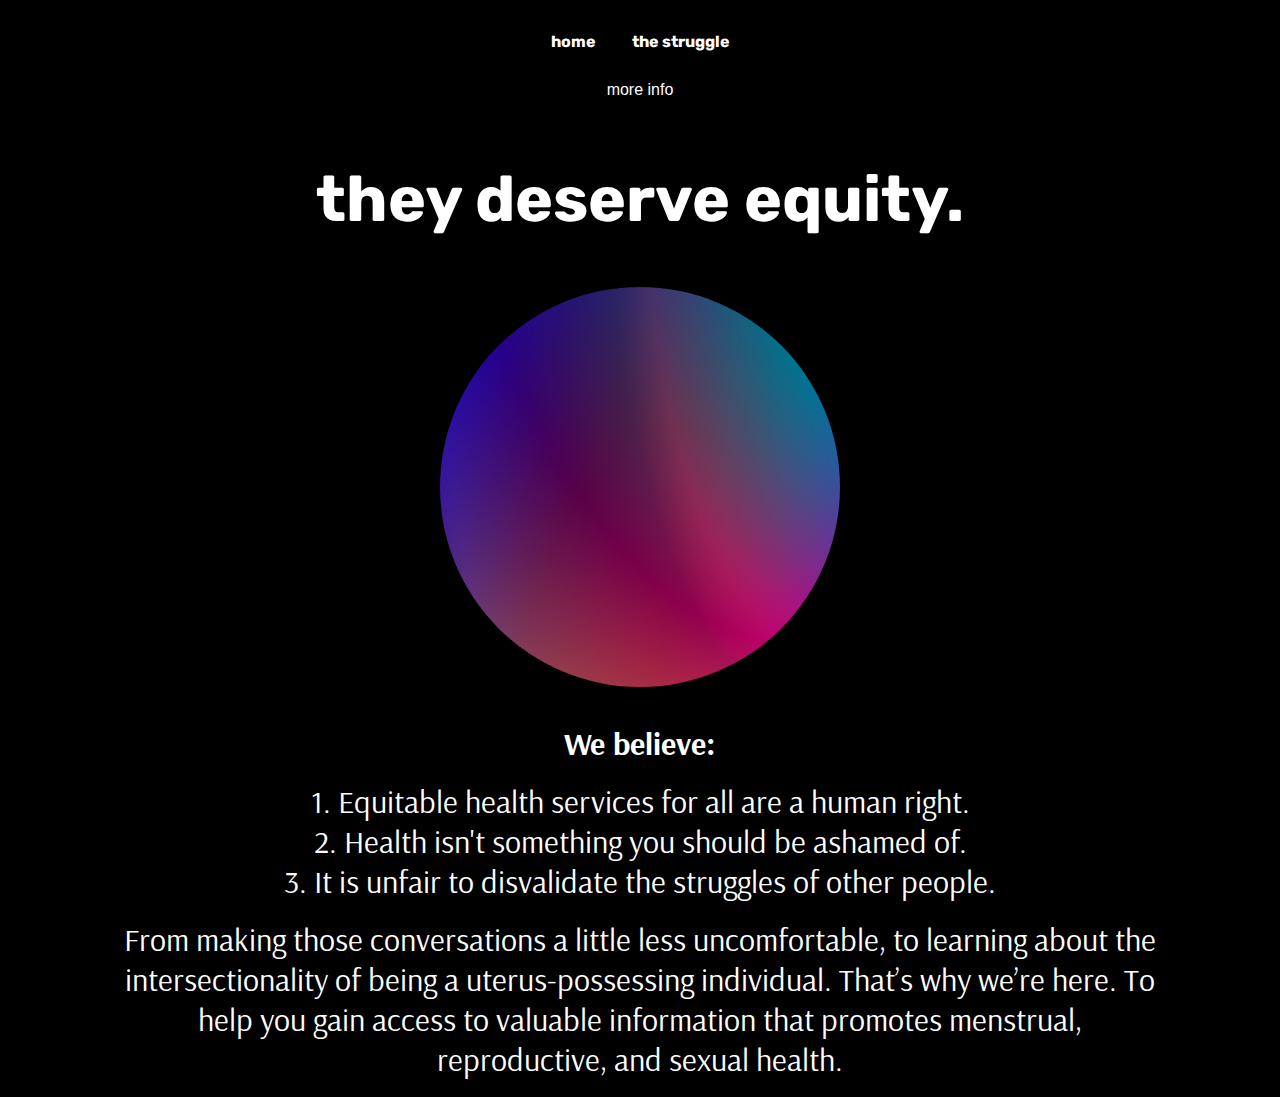
<file: index.html>
<!DOCTYPE html>
<html>
  <head>
    
    <title>They deserve equity.</title>
    <meta charset="utf-8" />
	  <meta http-equiv="X-UA-Compatible" content="IE=edge" />
	  <meta name="viewport" content="width=device-width, initial-scale=1" />

	  <!-- link the webpage's stylesheet -->
	  <link rel="stylesheet" href="/style.css" />

	  <!-- link the webpage's JavaScript file -->
	  <script src="/script.js" defer></script>
    <link href='https://fonts.googleapis.com/css?family=Rubik' rel='stylesheet'>
    <link href='https://fonts.googleapis.com/css?family=Arsenal' rel='stylesheet'>

  </head>
  
  <body>
<!-- divs are used for media screen -->
  <div id= "fc">
          <div class="navbar">
  <b><a href="index.html">home</a></b>
  <b><a href="thestruggle.html">the struggle</a></b>
  <div class="subnav">
     <button class="subnavbtn">more info</button>
    <div class="subnav-content">
      <b><a href="resources.html">resources</a></b>
      <b>><a href="continents.html">continents</a></b>
      <b><a href="empowerment.html">empowerment</a></b>
    </div>
  </div> 
    </div>
    
    <h1>they deserve equity.</h1>


    <br/>
    <div>
    <img id= "circle" src= "circle.png" alt= "decorative gradient image">
    </div>
      

    <b> <p class= "homet"> We believe: </p> </b>
     <br/>
      <p class= "homet"> 1. Equitable health services for all are a human right.</p>
      <p class= "homet"> 2. Health isn't something you should be ashamed of.</p>
      <p class= "homet"> 3. It is unfair to disvalidate the struggles of other people.</p>



    <br/>
    <p class= "homet">From making those conversations a little less uncomfortable, to learning about the intersectionality of being a uterus-possessing individual. That’s why we’re here. To help you gain access to valuable information that promotes menstrual, reproductive, and sexual health.</p>
   <br/>
  </div>
  </body>
  </div>
</div>
</html>
</file>
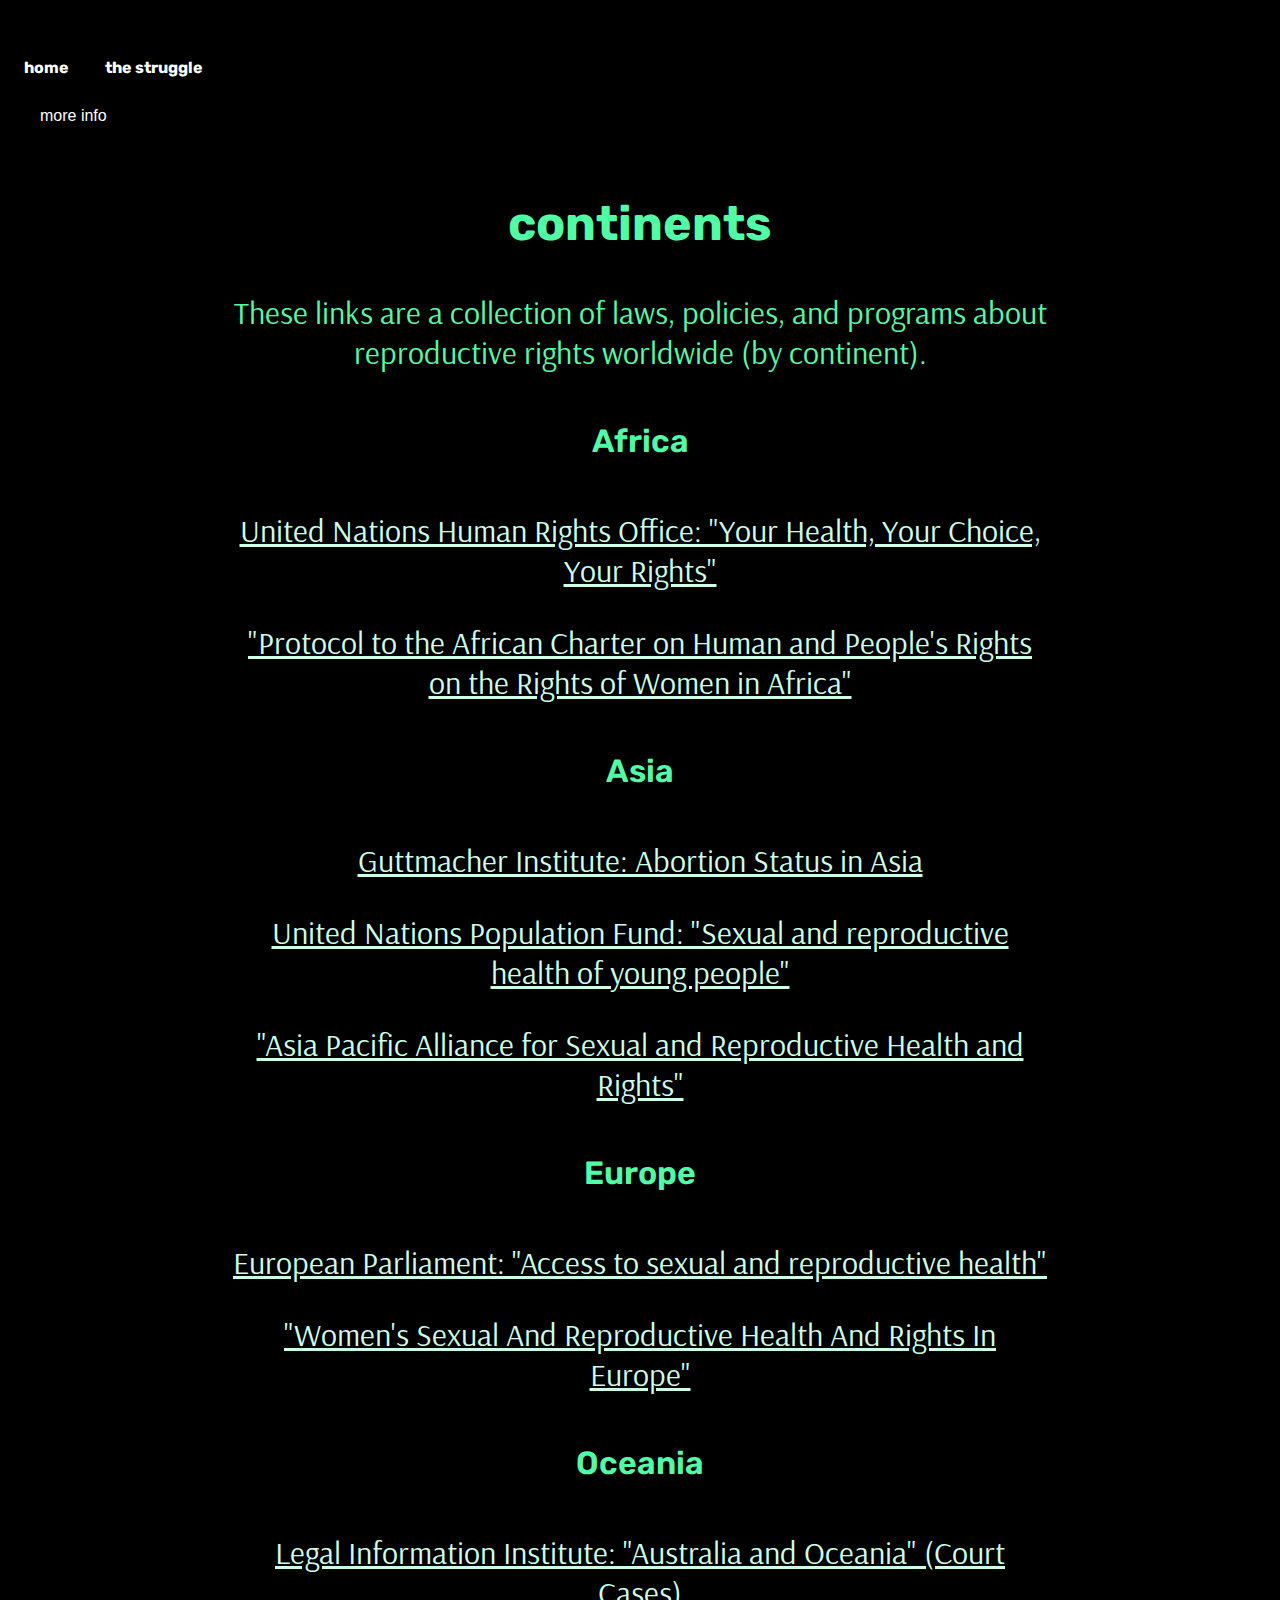
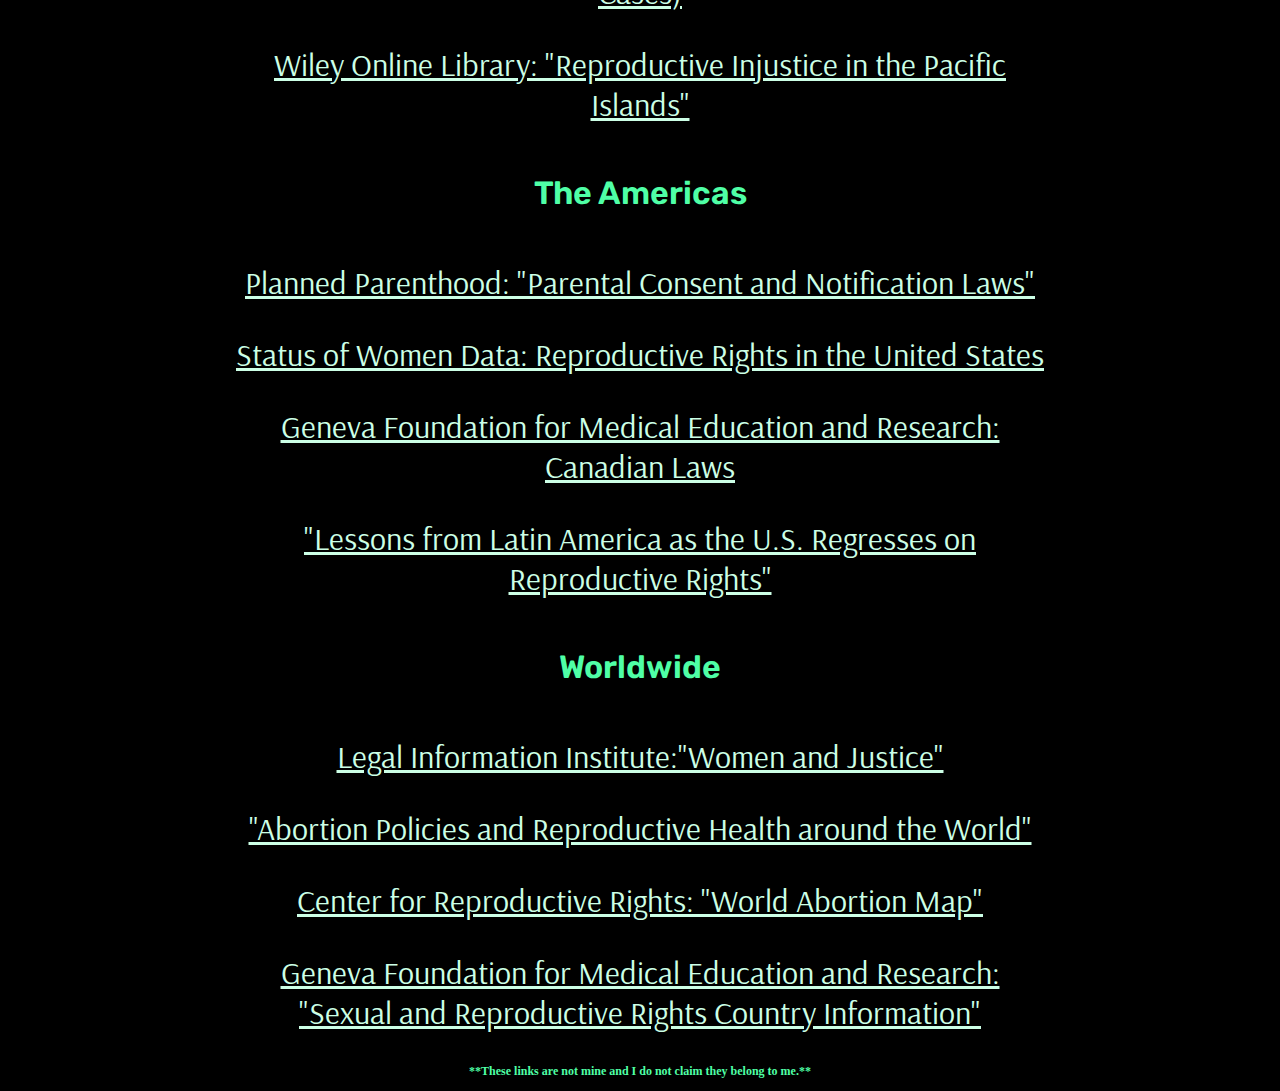
<file: continents.html>
<!DOCTYPE html>
<html>
  <head>
    
    <title>Continents</title>
    <meta charset="utf-8" />
	  <meta http-equiv="X-UA-Compatible" content="IE=edge" />
	  <meta name="viewport" content="width=device-width, initial-scale=1" />

	  <!-- link the webpage's stylesheet -->
    <link rel="stylesheet" href="/style2.css" />

	  <!-- link the webpage's JavaScript file -->
	  <script src="/script.js" defer></script>
    <link href='https://fonts.googleapis.com/css?family=Rubik' rel='stylesheet'>
    <link href='https://fonts.googleapis.com/css?family=Arsenal' rel='stylesheet'>

  </head>
  
  <body>
<!-- divs are used for media screen -->
    <br/>
    <div id= "fcC">
        <div class="navbar">
  <b><a href="index.html">home</a></b>
  <b><a href="thestruggle.html">the struggle</a></b>
  <div class="subnav">
     <button class="subnavbtn">more info</button>
    <div class="subnav-content">
      <b><a href="resources.html">resources</a></b>
      <b>><a href="continents.html">continents</a></b>
      <b><a href="empowerment.html">empowerment</a></b>
    </div>
  </div> 
    </div>
    <h2 class= "cB"> continents </h2>
         <div id="c2">
    <p class= "C"> These links are a collection of laws, policies, and programs about reproductive rights worldwide (by continent). </p>
    <br/>
      <div>
    <p class= "cb"> Africa </p>
    <br/>
    <p class= "C"> <a class = "link2" target="_blank" href = "https://www.ohchr.org/sites/default/files/Documents/Issues/Women/OHCHRFactsheetYourHealth.pdf">United Nations Human Rights Office: "Your Health, Your Choice, Your Rights"</a></p>
    <p class= "C"> <a class = "link2" target="_blank" href = "https://www.ohchr.org/sites/default/files/Documents/Issues/Women/OHCHRFactsheetYourHealth.pdf">"Protocol to the African
Charter on Human and People's Rights on the Rights of Women in Africa"</a></p>
      </div>
    <br/>
      <div>
    <p class= "cb"> Asia </p>
    <br/>
    <p class= "C"> <a class = "link2" target="_blank" href = "https://www.guttmacher.org/sites/default/files/factsheet/ib_aww-asia_0.pdf ">Guttmacher Institute: Abortion Status in Asia</a></p>
    <p class= "C"> <a class = "link2" target="_blank" href = "https://asiapacific.unfpa.org/en/publications/sexual-and-reproductive-health-young-people-asia-and-pacific">United Nations Population Fund: "Sexual and reproductive health of young people"</a></p>
    <p class= "C"> <a class = "link2" target="_blank" href = "https://www.ohchr.org/sites/default/files/Documents/Issues/Health/sexual-reproductive-health-covid/CSOs/ngo.apa.pdf">"Asia Pacific Alliance for Sexual and Reproductive Health and Rights"</a></p>
      </div>
    <br/>
      <div>
    <p class= "cb"> Europe </p>
    <br/>
    <p class= "C"> <a class = "link2" target="_blank" href = "https://www.europarl.europa.eu/news/en/press-room/20210621IPR06637/eu-countries-should-ensure-universal-access-to-sexual-and-reproductive-health">European Parliament: "Access to sexual and reproductive health"</a></p>
    <p class= "C"> <a class = "link2" target="_blank" href = "https://www.coe.int/en/web/commissioner/women-s-sexual-and-reproductive-rights-in-europe">"Women's Sexual And Reproductive Health And Rights In Europe"</a></p>
      </div>
    <br/>
      <div>
    <p class= "cb"> Oceania </p>
    <br/>
    <p class= "C"> <a class = "link2" target="_blank" href = "https://www.law.cornell.edu/women-and-justice/location/australia_and_oceania">Legal Information Institute: "Australia and Oceania" (Court Cases)</a></p>
    <p class= "C"> <a class = "link2" target="_blank" href = "https://onlinelibrary.wiley.com/doi/10.1111/dewb.12352">Wiley Online Library: "Reproductive Injustice in the Pacific Islands"</a></p>
      </div>
    <br/>
      <div>
    <p class= "cb"> The Americas </p>
    <br/>
    <p class= "C"> <a class = "link2" target="_blank" href = "https://www.plannedparenthood.org/learn/teens/stds-birth-control-pregnancy/parental-consent-and-notification-laws">Planned Parenthood: "Parental Consent and Notification Laws"</a></p>
    <p class= "C"> <a class = "link2" target="_blank" href = "https://statusofwomendata.org/explore-the-data/reproductive-rights/reproductive-rights-full-section/">Status of Women Data: Reproductive Rights in the United States</a></p>
    <p class= "C"> <a class = "link2" target="_blank" href = "https://www.gfmer.ch/srr/Canada.htm">Geneva Foundation for Medical Education and Research: Canadian Laws</a></p>
    <p class= "C"> <a class = "link2" target="_blank" href = "https://blog.petrieflom.law.harvard.edu/2022/05/05/lessons-from-latin-america-as-the-u-s-regresses-on-reproductive-rights/">"Lessons from Latin America as the U.S. Regresses on Reproductive Rights"</a></p> 
      </div>
    <br/>
       <div>
    <p class= "cb"> Worldwide </p>
    <br/>
    <p class= "C"> <a class = "link2" target="_blank" href = "https://www.law.cornell.edu/women-and-justice/list/regional_law">Legal Information Institute:"Women and Justice"</a></p>
    <p class= "C"> <a class = "link2" target="_blank" href = "https://www.un.org/en/development/desa/population/publications/pdf/policy/AbortionPoliciesReproductiveHealth.pdf">"Abortion Policies and Reproductive Health around the World"</a></p>
    <p class= "C"> <a class = "link2" target="_blank" href = "https://reproductiverights.org/sites/default/files/documents/World-Abortion-Map-AcceleratingProgress.pdf">Center for Reproductive Rights: "World Abortion Map"</a></p>
    <p class= "C"> <a class = "link2" target="_blank" href = "https://www.gfmer.ch/srr/countries.htm">Geneva Foundation for Medical Education and Research: "Sexual and Reproductive Rights Country Information"</a></p> 
       </div>
    </div>
       </div>
    <div>
    </body>
      <p id= "cap2"> **These links are not mine and I do not claim they belong to me.**</p>
</html>
</file>
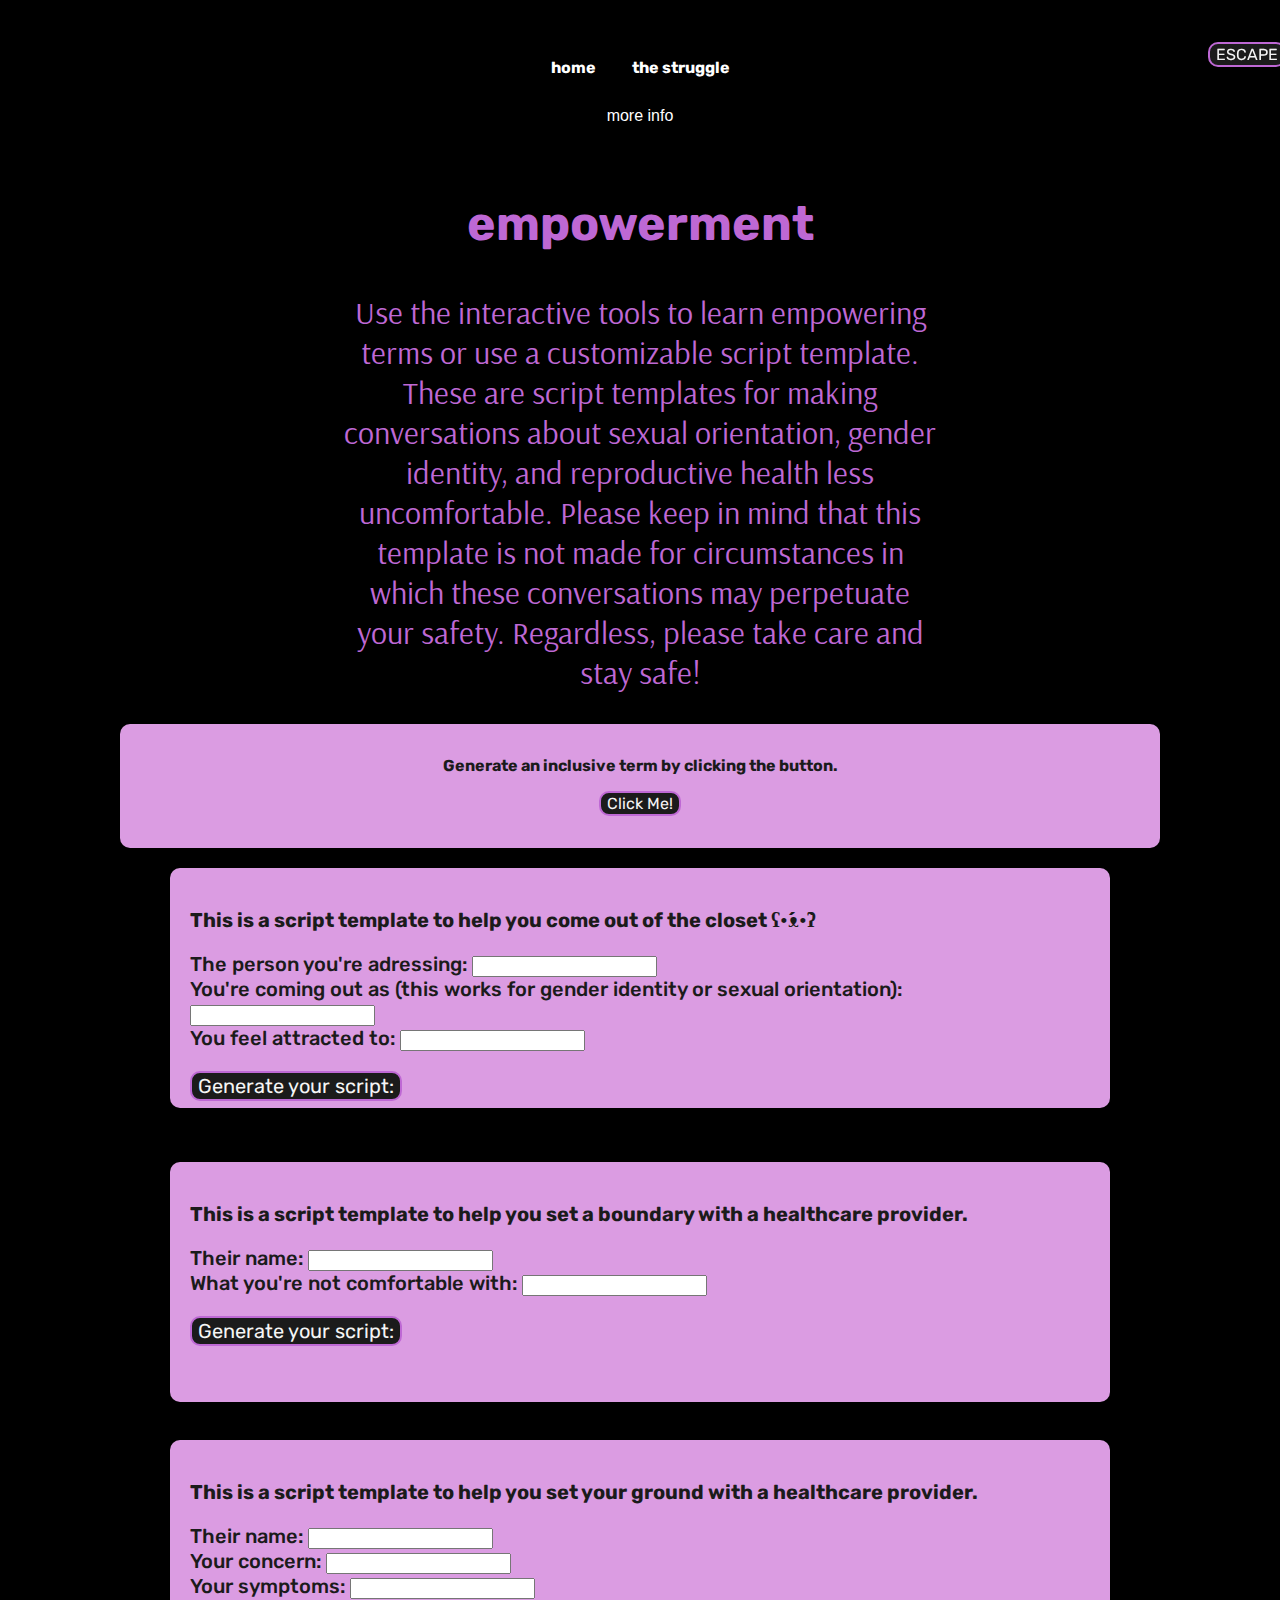
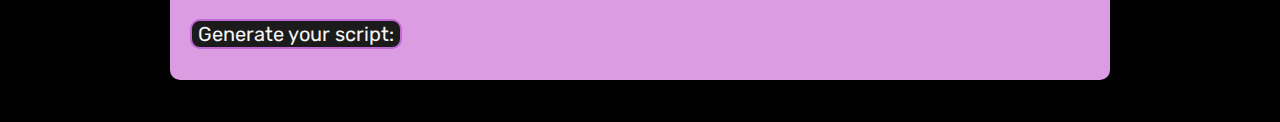
<file: empowerment.html>
<!DOCTYPE html>
<html>
  <head>
    
    <title>Empowerment</title>
    <meta charset="utf-8" />
	  <meta http-equiv="X-UA-Compatible" content="IE=edge" />
	  <meta name="viewport" content="width=device-width, initial-scale=1" />

	  <!-- link the webpage's stylesheet -->
    <link rel="stylesheet" href="/style2.css" />

	  <!-- link the webpage's JavaScript file -->
	  <script src="/script.js" defer></script>
    <link href='https://fonts.googleapis.com/css?family=Rubik' rel='stylesheet'>
    <link href='https://fonts.googleapis.com/css?family=Arsenal' rel='stylesheet'>

  </head>
  <!-- divs are used for media screen -->
  <body>
   <br/>
    <div>
      <a target= "_blank" href= "https://open.spotify.com/"><button id="hide3"> ESCAPE </button></a>
   <div class= "Ctext" id="fc3">
     <div class="navbar">
  <b><a href="index.html">home</a></b>
  <b><a href="thestruggle.html">the struggle</a></b>
  <div class="subnav">
     <button class="subnavbtn">more info</button>
    <div class="subnav-content">
      <b><a href="resources.html">resources</a></b>
      <b>><a href="continents.html">continents</a></b>
      <b><a href="empowerment.html">empowerment</a></b>
    </div>
  </div> 
    </div>
       <div>
    <h2 class= "eB"> empowerment </h2>
    <p class= "E"> Use the interactive tools to learn empowering terms or use a customizable script template. These are script templates for making conversations about sexual orientation, gender identity, and reproductive health less uncomfortable. Please keep in mind that this template is not made for circumstances in which these conversations may perpetuate your safety. Regardless, please take care and stay safe! </p>
<div>
    <div id= "box1">
  <b><p> Generate an inclusive term by clicking the button.</p></b>
  <button id= "clickMe"> Click Me! </button>
  <p id= "term"></p>
    </div>
      </div>
    <div>
    <div id= "box2">
      <b><p> This is a script template to help you come out of the closet ʕ•́ᴥ•̀ʔ</p></b>
      <div class="scriptItem">
        <label for="theirName">The person you're adressing:</label>
        <input type="text" id="them" >
      </div>
    
     
      <div class="scriptItem">
        <label for="yourTitle">You're coming out as (this works for gender identity or sexual orientation): </label>
        <input type="text" id="disclosure" >
      </div>

      <div class="scriptItem">
        <label for="yourAT">You feel attracted to: </label>
        <input type="text" id="AT" >
      </div>

      <button id="scriptBtn">Generate your script:</button>
    <br/>
    </div>
		<p class= "scripts" id="scriptReturned">
    </p>
    
    <br/>

      </div>

    <div>
    <div id= "box3">
      <b><p> This is a script template to help you set a boundary with a healthcare provider.</p></b>
      <div class="scriptItem2">
        <label for="hcp">Their name:</label>
        <input type="text" id="provider" >
      </div>

      <div class="scriptItem2">
        <label for="unC">What you're not comfortable with: </label>
        <input type="text" id="uncomfy" >
      </div>

      <button id="scriptBtn2">Generate your script:</button>
    </div>
    <br/>
		<p class= "scripts" id="scriptReturned2"></p>
    </div>
     
    <div>
    <div id= "box4">
      <b><p> This is a script template to help you set your ground with a healthcare provider.</p></b>
      <div class="scriptItem3">
        <label for="hcp2">Their name:</label>
        <input type="text" id="provider2" >
      </div>

      <div class="scriptItem3">
        <label for="con">Your concern: </label>
        <input type="text" id="concern" >
      </div>

      <div class="scriptItem3">
        <label for="sym">Your symptoms: </label>
        <input type="text" id="symptoms" >
      </div>
      
      <button id="scriptBtn3">Generate your script:</button>
    </div>
    <br/>
		<p class= "scripts" id="scriptReturned3"></p>
    </div>
</div>
   </div>
    </div>
  </body>
</html>
</file>
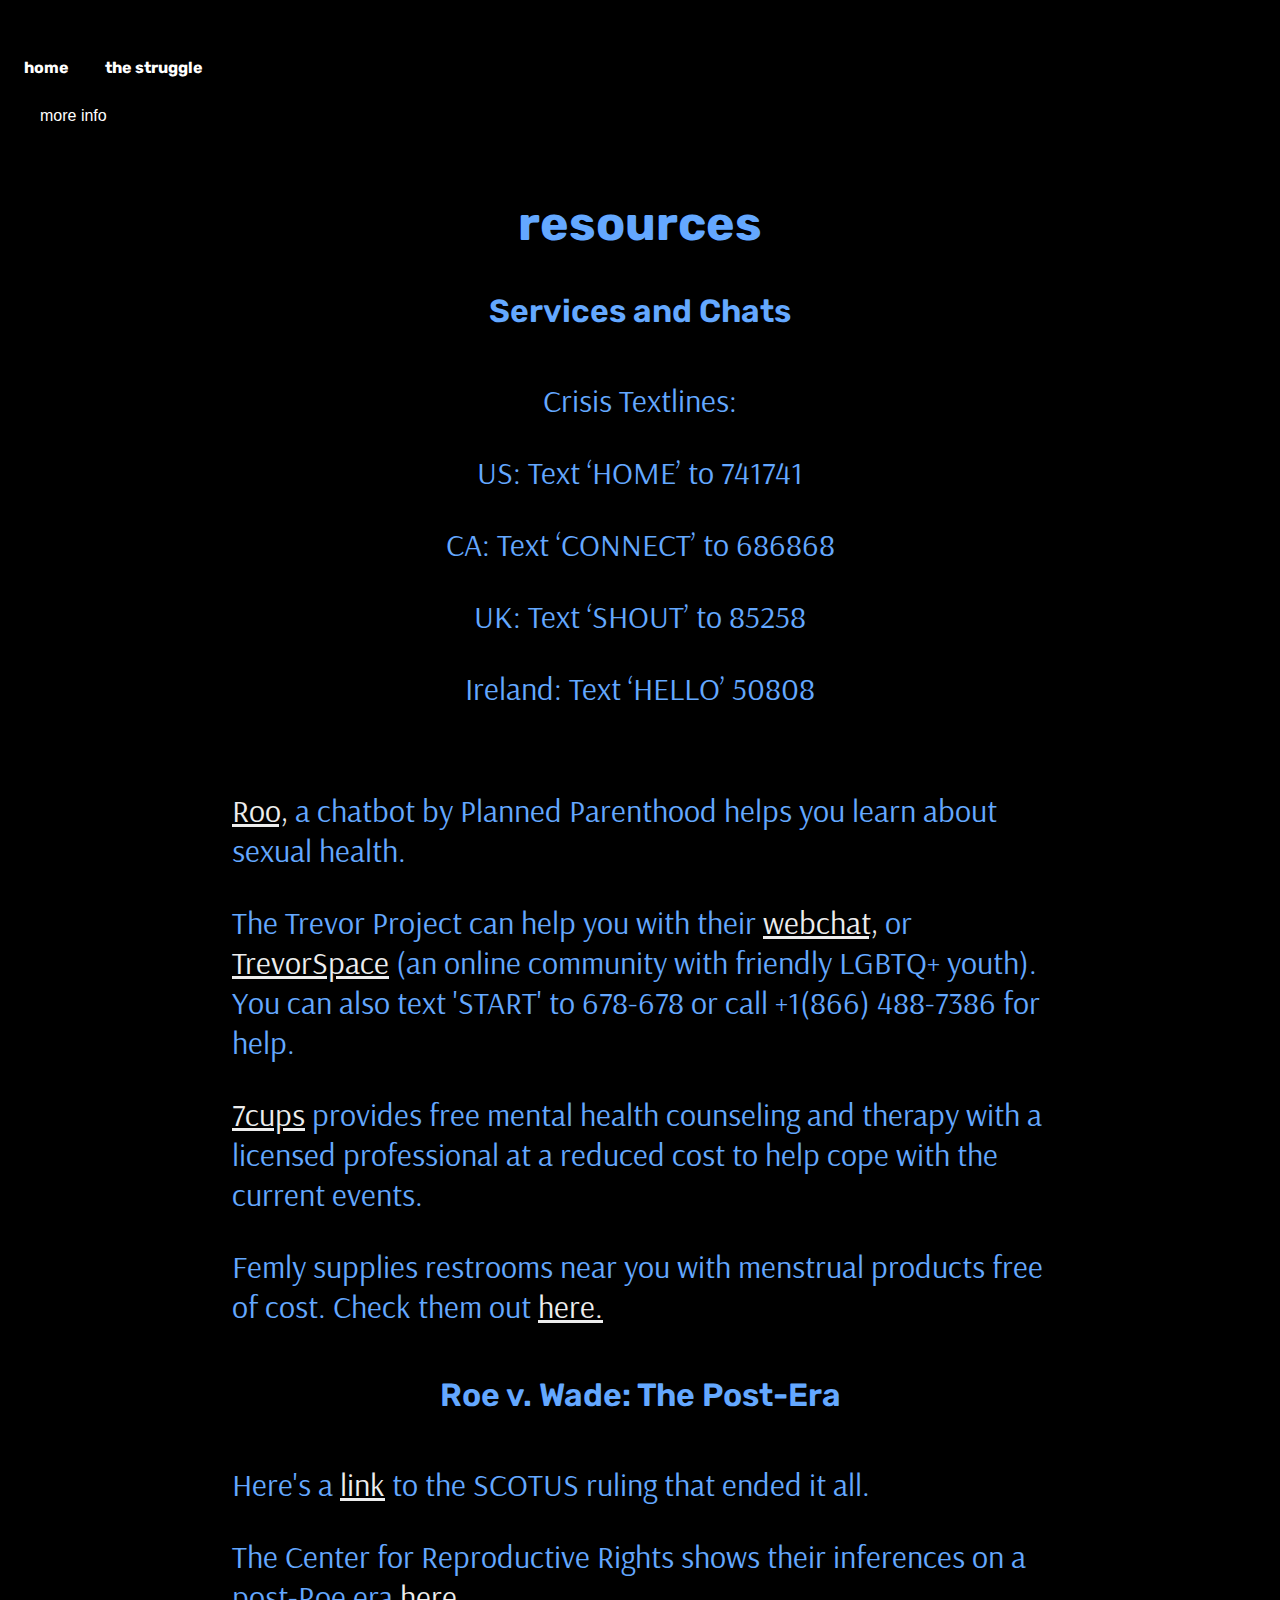
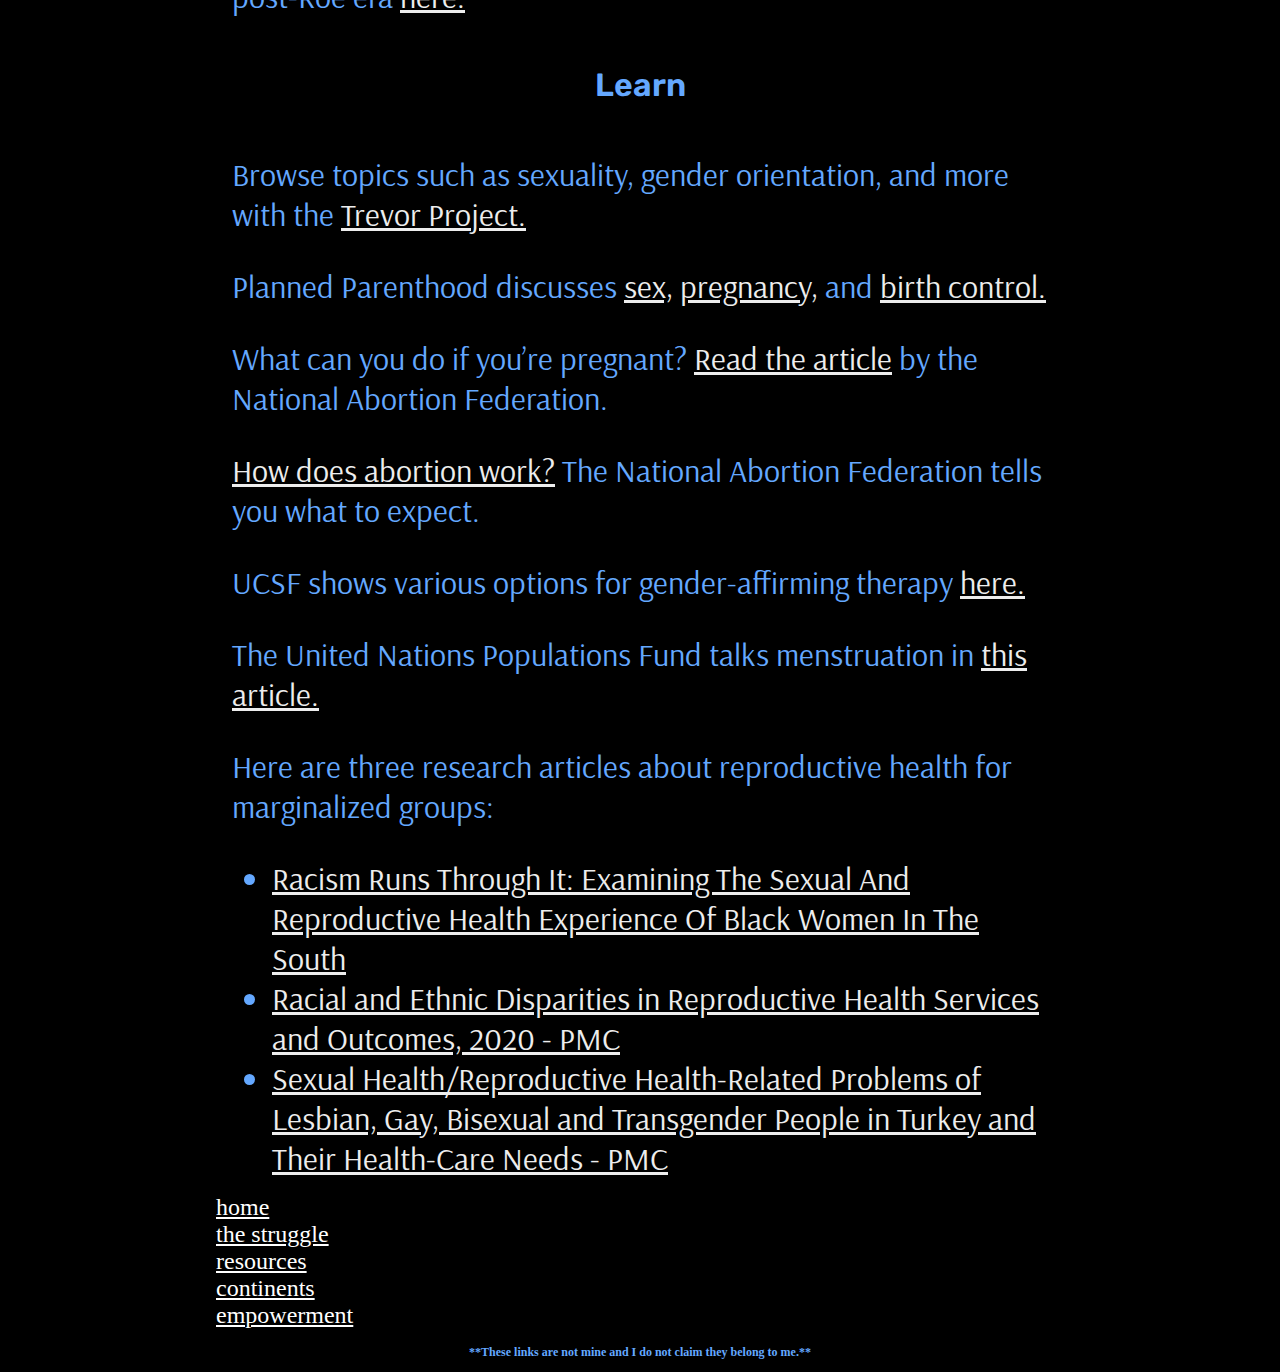
<file: resources.html>
<!DOCTYPE html>
<html>
  <head>
    
    <title>Resources</title>
    <meta charset="utf-8" />
	  <meta http-equiv="X-UA-Compatible" content="IE=edge" />
	  <meta name="viewport" content="width=device-width, initial-scale=1" />

	  <!-- link the webpage's stylesheet -->
    <link rel="stylesheet" href="/style2.css" />

	  <!-- link the webpage's JavaScript file -->
	  <script src="/script.js" defer></script>
    <link href='https://fonts.googleapis.com/css?family=Rubik' rel='stylesheet'>
    <link href='https://fonts.googleapis.com/css?family=Arsenal' rel='stylesheet'>

  </head>
  
  <body>
<!-- divs are used for media screen -->
    <br/>
  <div id= "fcR">
    <div class="navbar">
  <b><a href="index.html">home</a></b>
  <b><a href="thestruggle.html">the struggle</a></b>
  <div class="subnav">
     <button class="subnavbtn">more info</button>
    <div class="subnav-content">
      <b><a href="resources.html">resources</a></b>
      <b>><a href="continents.html">continents</a></b>
      <b><a href="empowerment.html">empowerment</a></b>
    </div>
  </div> 
    </div>
    <h2 class= "rB"> resources </h2>
    <div id= "together">
    <p class= "rb"> Services and Chats </p>
    <br/>
    <div class="Ctext">
    <p class= "R"> Crisis Textlines:</p>
    <p class= "R"> US: Text ‘HOME’ to 741741 </p>
    <p class= "R"> CA: Text  ‘CONNECT’ to 686868 </p>
    <p class= "R"> UK: Text ‘SHOUT’ to 85258 </p>
    <p class= "R"> Ireland: Text ‘HELLO’ 50808 </p>
    <br/>
    </div>

      <div>
    <p class= "R"> <a class = "link" target="_blank" href = "https://roo.plannedparenthood.org/chat">Roo,</a> a chatbot by Planned Parenthood helps you learn about sexual health.</p>
    <p class= "R"> The Trevor Project can help you with their <a class= "link" target="_blank" href = "https://www.thetrevorproject.org/webchat"> webchat,</a> or <a class= "link" target="_blank" href = "https://www.thetrevorproject.org/visit-trevorspace">TrevorSpace</a> (an online community with friendly LGBTQ+ youth). You can also text 'START' to 678-678 or call +1(866) 488-7386 for help. </p>
   <p class= "R"><a class = "link" target="_blank" href = "https://www.7cups.com/">7cups</a> provides free mental health counseling and therapy with a licensed professional at a reduced cost to help cope with the current events.</p>
   <p class= "R">Femly supplies restrooms near you with menstrual products free of cost. Check them out <a class= "link" target="_blank" href = "https://femlybox.hubspotpagebuilder.com/bring-femly-to-a-restroom-near-you">here.</a></p>
    <br/>
      </div>
      <div>
    <p class= "rb"> Roe v. Wade: The Post-Era </p>
    <br/>
    <p class= "R">Here's a <a class= "link" target="_blank" href = "https://www.supremecourt.gov/opinions/21pdf/19-1392_6j37.pdf">link</a> to the SCOTUS ruling that ended it all.</p>
    <p class= "R">The Center for Reproductive Rights shows their inferences on a post-Roe era <a class= "link" target="_blank" href= "https://reproductiverights.org/maps/what-if-roe-fell/">here.</a> </p>
    <br/>
      </div>

      <div>
    <p class= "rb"> Learn </p>
    <br/>
    
      <p class= "R">Browse topics such as sexuality, gender orientation, and more with the <a class = "link" href = "https://www.thetrevorproject.org/resources/">Trevor Project.</a> </p>
      <p class= "R">Planned Parenthood discusses <a class = "link" target="_blank" href= "https://www.plannedparenthood.org/learn/teens/sex">sex,</a> <a class = "link" target="_blank" href= "https://www.plannedparenthood.org/learn/pregnancy"> pregnancy,</a> and <a class = "link" target="_blank" href= "https://www.plannedparenthood.org/learn/birth-control">birth control.</a> </p>
      <p class= "R">What can you do if you’re pregnant? <a class = "link" target="_blank" href = "https://prochoice.org/patients/pregnancy-options/">Read the article</a> by the National Abortion Federation.</p>
      <p class= "R"> <a class= "link" target="_blank" href = "https://prochoice.org/patients/abortion-what-to-expect/">How does abortion work?</a> The National Abortion Federation tells you what to expect.
</p>
      <p class= "R">UCSF shows various options for gender-affirming therapy <a class = "link" target="_blank" href = "https://transcare.ucsf.edu/guidelines/overview">here.</a> </p>
      <p class= "R">The United Nations Populations Fund talks menstruation in <a class = "link" target="_blank" href = "https://www.unfpa.org/menstruationfaq">this article.</a> </p>
      </div>

      <div>
      <p class= "R">Here are three research articles about reproductive health for marginalized groups:</p>

        <ul>
          <li class= "R"><a class = "link" target="_blank" href = "https://www.healthaffairs.org/doi/10.1377/hlthaff.2021.01422"> Racism Runs Through It: Examining The Sexual And Reproductive Health Experience Of Black Women In The South</a></li>
          <li class= "R"><a class = "link" target="_blank" href = "https://www.ncbi.nlm.nih.gov/pmc/articles/PMC7813444/"> Racial and Ethnic Disparities in Reproductive Health Services and Outcomes, 2020 - PMC</a></li>
          <li class= "R"><a class = "link" target="_blank" href = "https://www.ncbi.nlm.nih.gov/pmc/articles/PMC7968460/">Sexual Health/Reproductive Health-Related Problems of Lesbian, Gay, Bisexual and Transgender People in Turkey and Their Health-Care Needs - PMC</a></li>
      </div>
    </div>
        </ul>
  </div>
    </body>
  <nav>
      <ul>
      <li><a class= "bar" href="index.html"> home </a></li>
      <li><a class= "bar" href="thestruggle.html"> the struggle </a></li>
      <li><a class= "bar" href="resources.html"> resources </a></li>
      <li><a class= "bar" href="continents.html"> continents </a></li>
      <li><a class= "bar" href="empowerment.html"> empowerment </a></li>
      </ul>
    </nav>
      <p id= "cap"> **These links are not mine and I do not claim they belong to me.**</p>
</html>
</file>
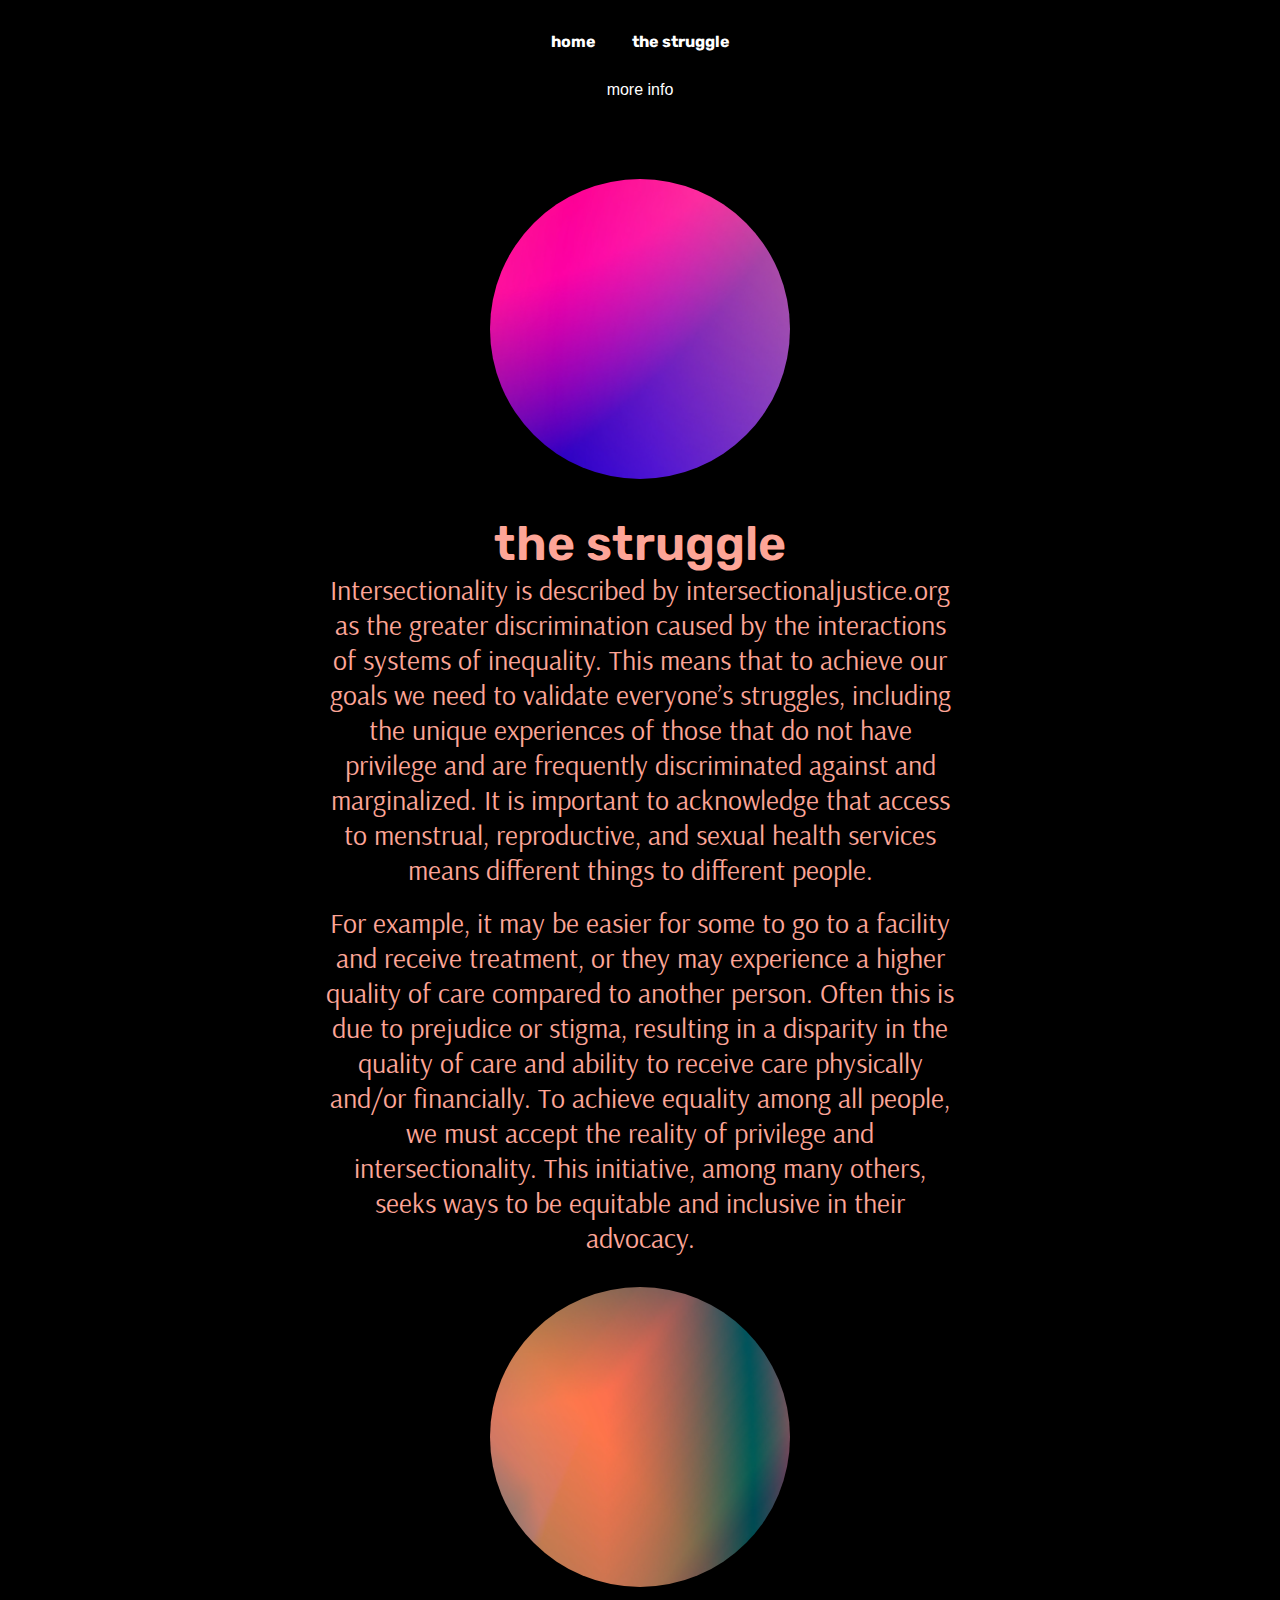
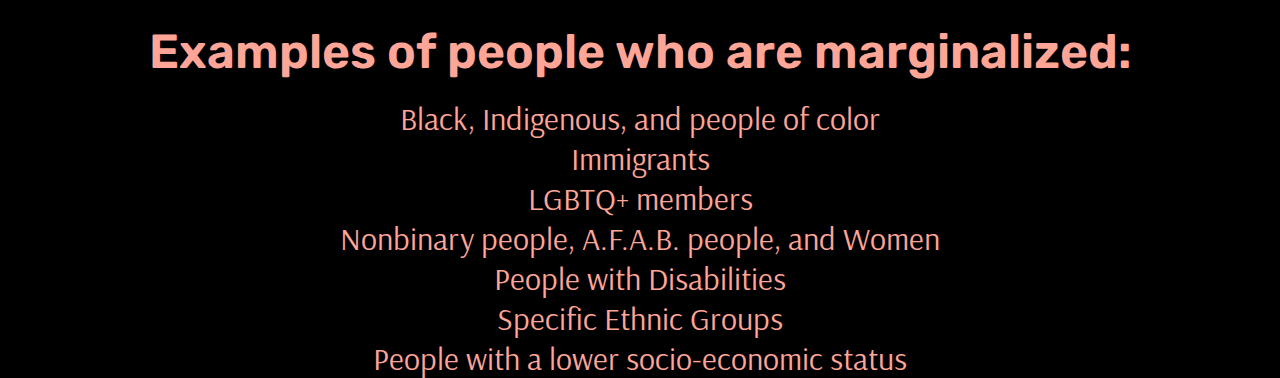
<file: thestruggle.html>
<!DOCTYPE html>
<html>
  <head>
    
    <title>The Struggle.</title>
    <meta charset="utf-8" />
	  <meta http-equiv="X-UA-Compatible" content="IE=edge" />
	  <meta name="viewport" content="width=device-width, initial-scale=1" />

	  <!-- link the webpage's stylesheet -->
	  <link rel="stylesheet" href="/style.css" />

	  <!-- link the webpage's JavaScript file -->
	  <script src="/script.js" defer></script>
    <link href='https://fonts.googleapis.com/css?family=Rubik' rel='stylesheet'>
    <link href='https://fonts.googleapis.com/css?family=Arsenal' rel='stylesheet'>

  </head>
  
  <body>
    <!-- divs are used for media screen -->
  <div id="fcS">
          <div class="navbar">
  <b><a href="index.html">home</a></b>
  <b><a href="thestruggle.html">the struggle</a></b>
  <div class="subnav">
     <button class="subnavbtn">more info</button>
    <div class="subnav-content">
      <b><a href="resources.html">resources</a></b>
      <b>><a href="continents.html">continents</a></b>
      <b><a href="empowerment.html">empowerment</a></b>
    </div>
  </div> 
    </div>
    <br/>
    <div> 
    <div id="centerimg">
    <img id= "simple" src= "simple.png" alt= "decorative gradient image">
    <br/>
    </div>
    <h2 class= "tstB"> the struggle </h2>
    

    <p class= "tst">
 Intersectionality is described by intersectionaljustice.org as the greater discrimination caused by the interactions of systems of inequality. This means that to achieve our goals we need to validate everyone’s struggles, including the unique experiences of those that do not have privilege and are frequently discriminated against and marginalized. It is important to acknowledge that access to menstrual, reproductive, and sexual health services means different things to different people. </p>

    <br/>
      
      <p class= "tst"> For example, it may be easier for some to go to a facility and receive treatment, or they may experience a higher quality of care compared to another person. Often this is due to prejudice or stigma, resulting in a disparity in the quality of care and ability to receive care physically and/or financially. To achieve equality among all people, we must accept the reality of privilege and intersectionality. This initiative, among many others, seeks ways to be equitable and inclusive in their advocacy.
    </p>
  </div>
    
   <div id="centerimg"> 
   <img id= "vshape" src= "gradv.png" alt= "decorative gradient image">
   </div>

    <div>
    <p class= "tstB">Examples of people who are marginalized:</p>
    <br/>
      <p class= "tst2">Black, Indigenous, and people of color</p>
      <p class= "tst2">Immigrants</p>
      <p class= "tst2">LGBTQ+ members</p>
      <p class= "tst2">Nonbinary people, A.F.A.B. people, and Women</p>
      <p class= "tst2">People with Disabilities</p>
      <p class= "tst2">Specific Ethnic Groups</p>
      <p class= "tst2">People with a lower socio-economic status</p>
    </div>
  </div>
  </body>
</html>
</file>
<file: style.css>
/* STYLE SECTIONING TAGS */
* { /* Reset the space of the webpage */
   margin: 0px;
   padding: 0px;
}

body {
 background-color: black; 
 text-align: center;
 margin-left: 7em;
 margin-right: 7em;
}

/* STYLE TEXT */

h1 {
  color: white;
  font-size: 4em;
  margin-top: 0.5em;
  margin-bottom: 0.5em;
  font-family: 'Rubik';
}

.tstB {
  color: #FDA597;
  font-size: 3em;
  font-family: 'Rubik';
  font-weight: 600;
}

.homet {
  color: white;
  font-size: 2em;
  font-family: 'Arsenal';
}

.tst {
  color: #FDA597;
  font-size: 1.75em;
  font-family: 'Arsenal';
  margin-left: 7.5em;
  margin-right: 7.5em;
}

.tst2 {
  color: #FDA597;
  font-size: 2em;
  font-family: 'Arsenal';
}

/* STYLE IMAGES */

#circle {
 height: 400px;
 width: 400px;
 border-radius: 50%;
 margin-bottom: 2em;
 justify-content: center;
}

 #simple {
 height: 300px;
 width: 300px;
 border-radius: 50%;
 margin-bottom: 2em;
 margin-top: 2em;
}

#vshape {
 height: 300px;
 width: 300px;
 border-radius: 50%;
 margin-bottom: 2em;
 margin-top: 2em;
}

#streak {
 height: 400px;
 width: 400px;
 border-radius: 50%;
 margin-bottom: 2em;
}

#trig {
 height: 400px;
 width: 400px;
 border-radius: 50%;
 margin-bottom: 2em;
}

/* STYLE NAV BAR */
.navbar {
  float: center;
  background-color: black; 
  font-family: 'Rubik';
  background-position: center;
  background-repeat: no-repeat;
  background-size: cover;
  margin-top: 2em;
}

.navbar a {
  font-size: 16px;
  color: white;
  padding: 1em;
  text-decoration: none;
}

.subnav {
  float: center;
  background-position: center;
  background-repeat: no-repeat;
  background-size: cover;
  
}

.subnav .subnavbtn {
  font-size: 16px;  
  border: none;
  outline: none;
  color: white;
  padding: 14px 16px;
  background-color: inherit;
  margin: 1em;
}

.navbar a:hover, .subnav:hover .subnavbtn {
  background-color: #333;
}

.subnav-content {
  display: none;
  float: center;
  background-color: black;
  width: 100%;
  z-index: 1;
}

.subnav-content a {
  float: center;
  color: white;
  width: 100%;
  text-decoration: none;
}

.subnav-content a:hover {
  background-color: #eee;
  color: black;
}

.subnav:hover .subnav-content {
  display: block;
}

/* STYLE BUTTONS */

/* More */

.link {
  color: #ededed;
}

#fc {
  display: flex;
  flex-direction: column;
  flex-wrap:nowrap;
}

@media screen and (max-width: 850px){
  #fc {
    flex-wrap: wrap;
    justify-content: center;
  }
}

#fcS {
  display: flex;
  flex-direction: column;
  flex-wrap:nowrap;
}

@media screen and (max-width: 850px){
  #fcS {
    flex-wrap: wrap;
    justify-content: center;
  }
}
</file>
<file: style2.css>
/* STYLE SECTIONING TAGS */
* { /* Reset the space of the webpage */
  justify-content: center;
}

body {
 background-color: black;
}

/* STYLE TEXT */
.rB {
  color: #64A8FF;
  font-size: 3em;
  text-align: center;
  font-family: 'Rubik';
  margin-left: 7em;
  margin-right: 7em;
}

.cB {
  color: #4FFFA6;
  font-size: 3em;
  text-align: center;
  font-family: 'Rubik';
  margin-left: 7em;
  margin-right: 7em;
}

.eB {
  color: #BE68D4;
  font-size: 3em;
  text-align: center;
  font-family: 'Rubik';
  margin-left: 7em;
  margin-right: 7em;
}

.rb {
 color: #64A8FF;
 font-size: 2em;  
 font-weight: 600;
 text-align: center;
 margin-top: 0;
 margin-bottom: 0;
 margin-left: 7em;
 margin-right: 7em;
 font-family: 'Rubik';
}

.cb {
 color: #4FFFA6;
 font-size: 2em;  
 font-weight: 600;
 text-align: center;
 margin-top: 0;
 margin-bottom: 0;
 margin-left: 7em;
 margin-right: 7em;
 font-family: 'Rubik';
}

.eb {
 color: #BE68D4;
 font-size: 2em;  
 font-weight: 600;
 text-align: center;
 margin-top: 0;
 margin-bottom: 0;
 font-family: 'Rubik';
 margin-left: 7em;
 margin-right: 7em;
}

.R {
 color: #64A8FF;
 font-size: 2em; 
 margin-left: 2em;
 margin-right: 2em;
 font-family: 'Arsenal';
 margin-left: 7em;
 margin-right: 7em;
}

.C {
 color: #4FFFA6;
 font-size: 2em; 
 margin-left: 3em;
 margin-right: 3em;
 font-family: 'Arsenal';
 text-align: center;
 margin-left: 7em;
 margin-right: 7em;
}

.E {
 color: #BE68D4;
 font-size: 2em; 
  margin-left: 7.5em;
  margin-right: 7.5em;
 font-family: 'Arsenal';
 margin-left: 7em;
 margin-right: 7em;
}

.Ctext {
 text-align: center;
 margin-left: 7em;
 margin-right: 7em;
}

#cap {
 color: #64A8FF;
 font-size: 12px; 
 margin-left: 2em;
 margin-right: 2em;
 text-align: center;
 font-weight: 600;
}

#cap2 {
 color: #4FFFA6;
 font-size: 12px; 
 margin-left: 2em;
 margin-right: 2em;
 text-align: center;
 font-weight: 600;
}

#cap3 {
 color: #BE68D4;
 font-size: 12px; 
 margin-left: 2em;
 margin-right: 2em;
 text-align: center;
 font-weight: 600;
}

/* STYLE IMAGES */

#circle {
 height: 400px;
 width: 400px;
 border-radius: 50%;
 margin-bottom: 2em;
}

 #simple {
 height: 400px;
 width: 400px;
 border-radius: 50%;
 margin-bottom: 2em;
}

#vshape {
 height: 400px;
 width: 400px;
 border-radius: 50%;
 margin-bottom: 2em;
}

#streak {
 height: 400px;
 width: 400px;
 border-radius: 50%;
 margin-bottom: 2em;
}

#trig {
 height: 400px;
 width: 400px;
 border-radius: 50%;
 margin-bottom: 2em;
}

/* STYLE NAV BAR */

.bar {
  color: white;
  font-size: 1.5em;
  margin-left: 7em;
  margin-right: 7em;
}

/* Boxes */

#box1 {
  background: #db9ce2;
  border-radius: 10px;

  padding: 1em;
  margin-top: 1em;
  margin: auto;

  text-align: center;
  font-family: 'Rubik';
  font-weight: 500;
  font-size: 1em;
  color: #1B1B1B;
}

#box2 {
background: #db9ce2;
  border-radius: 10px;

  padding: 1em;
  margin-left: auto;
  margin-right: auto;
  margin-top: 1em;
  width: 900px;
  height: 200px;

  text-align: left;
  font-family: 'Rubik';
  font-weight: 500;
  font-size: 1.25em;
  color: #1B1B1B;
}

#box3 {
background: #db9ce2;
  border-radius: 10px;

  padding: 1em;
  margin-left: auto;
  margin-right: auto;
  margin-top: 1em;
  width: 900px;
  height: 200px;

  text-align: left;
  font-family: 'Rubik';
  font-weight: 500;
  font-size: 1.25em;
  color: #1B1B1B;
}

#box4 {
background: #db9ce2;
  border-radius: 10px;

  padding: 1em;
  margin-left: auto;
  margin-right: auto;
  margin-top: 1em;
  width: 900px;
  height: 200px;

  text-align: left;
  font-family: 'Rubik';
  font-weight: 500;
  font-size: 1.25em;
  color: #1B1B1B;
}

/* Buttons  */

#clickMe {
  font-family: 'Rubik';
  font-size: 1em;
  background-color: #1B1B1B;
  border: 2px solid #BE68D4;
  border-radius: 10px;
  color: whitesmoke;
}

#scriptBtn {
  font-family: 'Rubik';
  font-size: 1em;
  background-color: #1B1B1B;
  border: 2px solid #BE68D4;
  border-radius: 10px;
  color: whitesmoke;
  margin-top: 1em;
  margin-bottom: 1em;
}

#scriptBtn2 {
  font-family: 'Rubik';
  font-size: 1em;
  background-color: #1B1B1B;
  border: 2px solid #BE68D4;
  border-radius: 10px;
  color: whitesmoke;
  margin-top: 1em;
  margin-bottom: 1em;
}

#scriptBtn3 {
  font-family: 'Rubik';
  font-size: 1em;
  background-color: #1B1B1B;
  border: 2px solid #BE68D4;
  border-radius: 10px;
  color: whitesmoke;
  margin-top: 1em;
  margin-bottom: 1em;
}

#hide3 {
  font-family: 'Rubik';
  font-size: 1em;
  background-color: #1B1B1B;
  border: 2px solid #BE68D4;
  border-radius: 10px;
  color: whitesmoke;
  margin-top: 1em;
  margin-left: 75em;
  position: fixed;
}

/* More */

.scripts {
  font-family: 'Rubik';
  font-size: 1em;
  color: whitesmoke;
  margin-left: 7em;
  margin-right: 7em;
  text-align: left;
}

.link {
  color: #ededed;
  font-family: 'Arsenal';
}

.link2 {
 color: #ccffe6;
 font-family: 'Arsenal';
}

#fc {
  display: flex;
  flex-direction: column;
  flex-wrap:nowrap;
}

@media screen and (max-width: 850px){
  #fc {
    flex-wrap: wrap;
    justify-content: center;
  }
}

#fc2 {
  display: flex;
  flex-direction: column;
  flex-wrap:nowrap;
}

@media screen and (max-width: 850px){
  #fc2 {
    flex-wrap: wrap;
    justify-content: center;
  }
}

#fc3 {
  display: flex;
  flex-direction: column;
  flex-wrap:nowrap;
}

@media screen and (max-width: 850px){
  #fc3 {
    flex-wrap: wrap;
    justify-content: center;
  }
}

/* Navigation bar */

.navbar {
  float: center;
  background-color: black; 
  font-family: 'Rubik';
  background-position: center;
  background-repeat: no-repeat;
  background-size: cover;
  margin-top: 2em;
}

.navbar a {
  font-size: 16px;
  color: white;
  padding: 1em;
  text-decoration: none;
}

.subnav {
  float: center;
  background-position: center;
  background-repeat: no-repeat;
  background-size: cover;
  
}

.subnav .subnavbtn {
  font-size: 16px;  
  border: none;
  outline: none;
  color: white;
  padding: 14px 16px;
  background-color: inherit;
  margin: 1em;
}

.navbar a:hover, .subnav:hover .subnavbtn {
  background-color: #333;
}

.subnav-content {
  display: none;
  float: center;
  background-color: black;
  width: 100%;
  z-index: 1;
}

.subnav-content a {
  float: center;
  color: white;
  width: 100%;
  text-decoration: none;
}

.subnav-content a:hover {
  background-color: #eee;
  color: black;
}

.subnav:hover .subnav-content {
  display: block;
}
</file>
